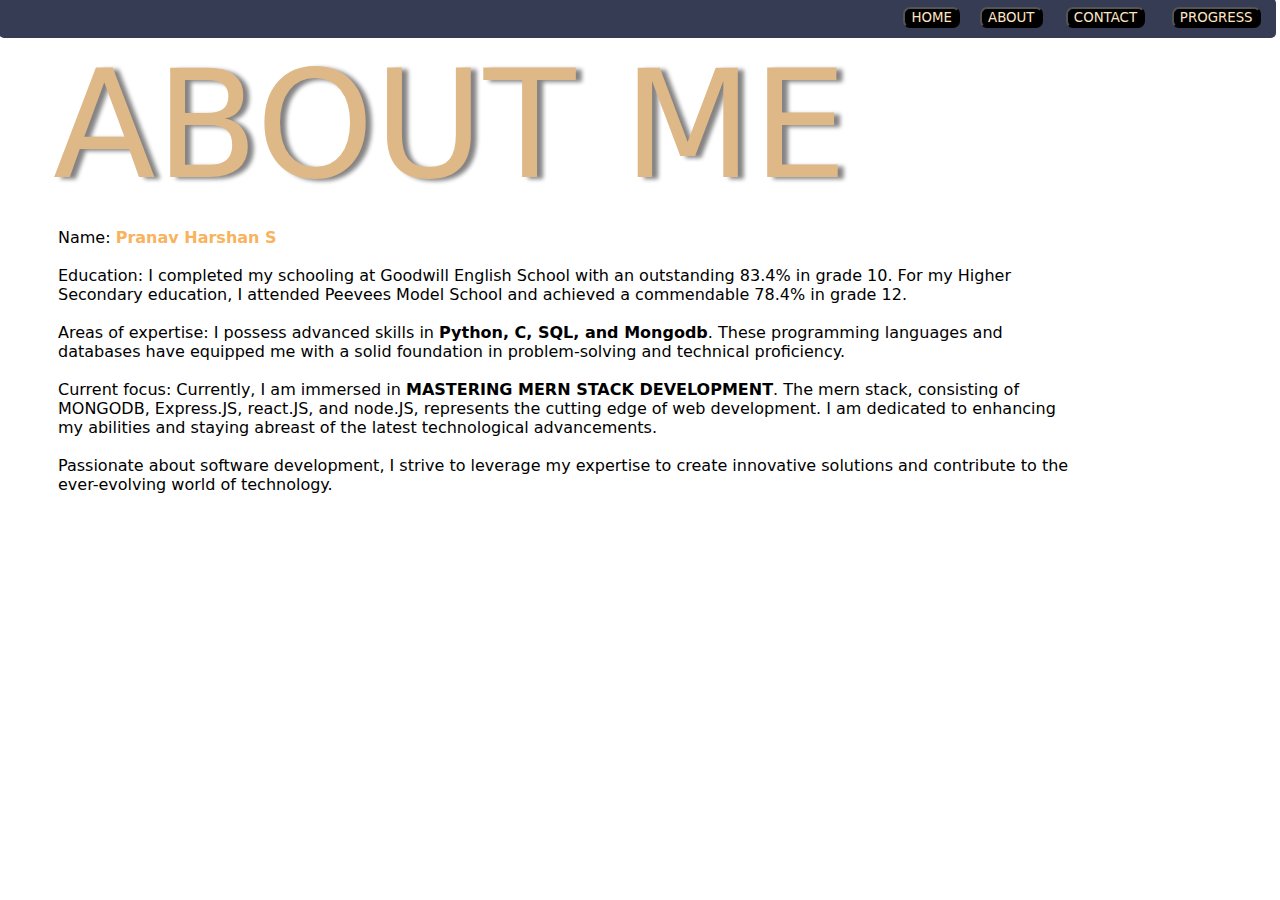
<file: about.html>
<html>
    <head>
        <title>PRANAV</title>
        <link rel="stylesheet" href="styling.css">
        <link rel="preconnect" href="https://fonts.googleapis.com">
        <link rel="preconnect" href="https://fonts.gstatic.com" crossorigin>
        <link href="https://fonts.googleapis.com/css2?family=Tajawal:wght@600&display=swap" rel="stylesheet">
        <title>ABOUT ME</title>

    </head>
    <body>
        <div class="div1">
            <table class="tophead" style="width:30%"  align="right">
                <th><a href="index.html"><button class="btn">HOME</button></a></th>
            <th><a href="about.html"><button class="btn" >ABOUT</button></a></th>
            <th><a href="https://www.linkedin.com/in/pranav-harshan-s-414098248"><button class="btn" >CONTACT</button></a></th>
            <th><a href="prog.html"><button class="btn" >PROGRESS</button></a></th>
            </table>
        </div>
        <div class="h">
            ABOUT ME
        </div>
        <p class="co">Name: <b style="color: rgb(249, 179, 94);">Pranav Harshan S</b>
            <br>
            <br>
            Education: I completed my schooling at Goodwill English School with an outstanding 83.4% in grade 10. For my Higher Secondary education, I attended Peevees Model School and achieved a commendable 78.4% in grade 12.<BR>
            <BR>
            
            Areas of expertise: I possess advanced skills in <b>Python, C, SQL, and Mongodb</b>. These programming languages and databases have equipped me with a solid foundation in problem-solving and technical proficiency.<BR>
            <BR>
            Current focus: Currently, I am immersed in <b>MASTERING MERN STACK DEVELOPMENT</b>. The mern stack, consisting of MONGODB, Express.JS, react.JS, and node.JS, represents the cutting edge of web development. I am dedicated to enhancing my abilities and staying abreast of the latest technological advancements.<BR>
            <BR>
            Passionate about software development, I strive to leverage my expertise to create innovative solutions and contribute to the ever-evolving world of technology.</P></P>
    </body>
</html>
</file>
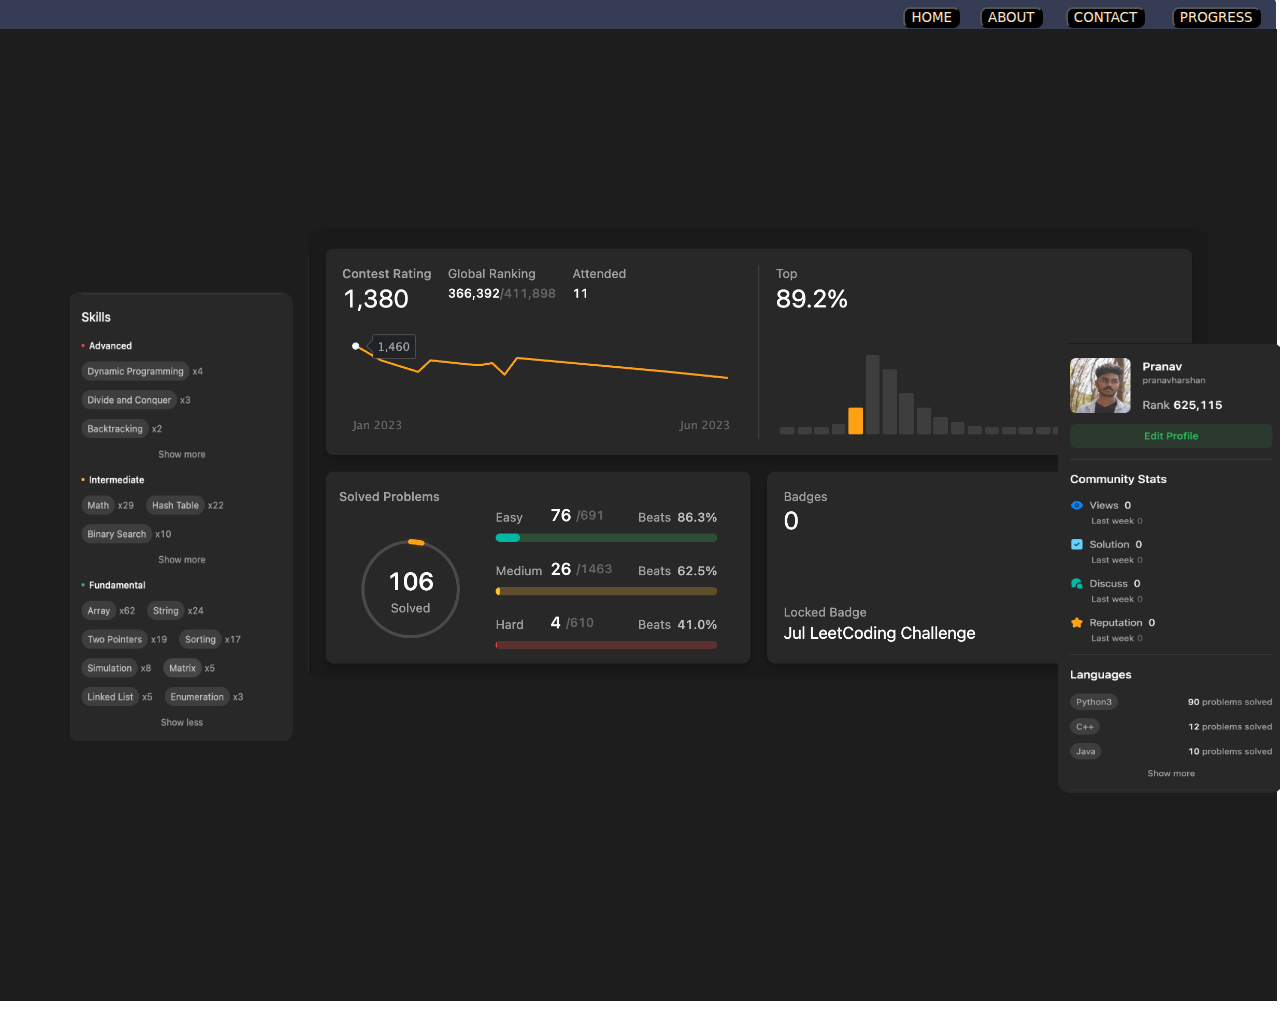
<file: prog.html>
<html>
    <head>
        <titile>
           
            <link rel="stylesheet" href="styling.css">
            <link rel="preconnect" href="https://fonts.googleapis.com">
            <link rel="preconnect" href="https://fonts.gstatic.com" crossorigin>
            <link href="https://fonts.googleapis.com/css2?family=Tajawal:wght@600&display=swap" rel="stylesheet">
        </titile>

    </head>
    <body>
        <div class="div1">
            <table class="tophead" style="width:30%"  align="right">
                <th><a href="index.html"><button class="btn">HOME</button></a></th>
            <th><a href="about.html"><button class="btn" >ABOUT</button></a></th>
            <th><a href="https://www.linkedin.com/in/pranav-harshan-s-414098248"><button class="btn" >CONTACT</button></a></th>
            <th><a href="prog.html"><button class="btn" >PROGRESS</button></a></th>
            
            
            </table>
        </div>
        <div class="m">

            <div class="i1">
                <img src="i1.jpg" height="450px" width="900px" style="border-radius: 2%;" >
            </div>

            <div class="i2">
                <img src="i3.jpg" height="450px" width="225px" style="border-radius: 12px;">
            </div>

            <div class="i3">
                <img src="i2.jpg" height="450px" width="225px" style="border-radius: 12px;">
            </div>
        </div>
            
        </div>
    </body>
</html>
</file>
<file: styling.css>
.div1 {
    background-color: rgb(54, 60, 84);
    width: 101%;
    height:40px ;
    align-items: center;
    margin-left: -9;
    margin-top: -10;
    border-color : rgb(54, 60, 84);
    color: rgb(54, 68,84);
    border-radius: 5px;
    
  }
  .dp{
    border-radius: 15px;
    height: 550;
    width: 365;
    margin-top: 15;
    margin-left:47.5;

  }
  .bl{
    background-color: rgb(219, 188, 168);
    
    margin-left: -9;
    margin-top: -2;
    
    height: 700;
    width: 430;
    
    

  }
  .br{
    background-color: rgb(219, 188, 167);
    
    margin-left: 430;
    margin-top: -689;
    
    height: 700;
    width: 1040;

  }

  .zoom{
    transition: transform.2s;
  }
  .zoom:hover{
    transform: scale(1.05);
    transition: transform.2s;
    filter: drop-shadow(8px 8px 8px)
    


  }
  .btn{
    background-color: black;
    color: bisque;
    font-family: system-ui, -apple-system, BlinkMacSystemFont, 'Segoe UI', Roboto, Oxygen, Ubuntu, Cantarell, 'Open Sans', 'Helvetica Neue', sans-serif ;
    border-radius: 7px;
    border-color: black;
    margin-top: 6px;

    
    
  }
  .tophead{
    color: bisque;
    font-size: 125%;
    right: 100%;
    font-family: Cambria, Cochin, Georgia, Times, 'Times New Roman', serif;
    color: rgb(54, 68,84);
  }
  .brt{
    background-color: rgb(233, 232, 228);
    
    margin-left: 450;
    margin-top: -570;
    margin-right: -50;
    
    height: 550;
    width: 990;
    border-radius: 20px;

  }
  .brtf{
    color: DimGrey;
    font-family: system-ui, -apple-system, BlinkMacSystemFont, 'Segoe UI', Roboto, Oxygen, Ubuntu, Cantarell, 'Open Sans', 'Helvetica Neue', sans-serif;
    font-size: 49Px;
    margin-left: 190;
    margin-bottom: 50;
    
  }
  .fs {
    text-shadow: 6px 2px 4px #b8b0b0;
  }

  .ar{
    font-size: 25px;
    margin-left: 70px;
    color: DimGrey;
  }
  .lst{
    font-weight: 600;
    font-size: 25px;
    margin-left: 70px;
    color :rgb(78, 73, 73);
    font-family: system-ui, -apple-system, BlinkMacSystemFont, 'Segoe UI', Roboto, Oxygen, Ubuntu, Cantarell, 'Open Sans', 'Helvetica Neue', sans-serif;
    text-shadow: 6px 2px 4px #858383;
  }

  .proj{
    margin-left: 55%;
    margin-top: -230px;
    font-size: 15px;
    font-family: system-ui, -apple-system, BlinkMacSystemFont, 'Segoe UI', Roboto, Oxygen, Ubuntu, Cantarell, 'Open Sans', 'Helvetica Neue', sans-serif;
    color: DimGrey;
    text-shadow: 6px 2px 4px #b8b0b0;
  }
  .lst1{
    font-weight: 600;
    font-size: 25px;
    margin-left: 0%;
    color :rgb(78, 73, 73);
    font-family: system-ui, -apple-system, BlinkMacSystemFont, 'Segoe UI', Roboto, Oxygen, Ubuntu, Cantarell, 'Open Sans', 'Helvetica Neue', sans-serif;
    text-shadow: 6px 2px 4px #858383;

    

  }

  .h{
    font-size: 150px;
    color: #DEB887;
    margin-left: 45px;
    text-shadow: 6px 2px 4px #858383;
    font-family: system-ui, -apple-system, BlinkMacSystemFont, 'Segoe UI', Roboto, Oxygen, Ubuntu, Cantarell, 'Open Sans', 'Helvetica Neue', sans-serif;
  }
  .co{
    margin-left: 50px;
    margin-right: 200px;
    font-family: system-ui, -apple-system, BlinkMacSystemFont, 'Segoe UI', Roboto, Oxygen, Ubuntu, Cantarell, 'Open Sans', 'Helvetica Neue', sans-serif;

  }
  .m{
    background-color: rgb(29, 29, 29);
    height: 110%;
    width: 102%;
    
    margin-top:-9px;
    margin-left: -20px;

  }
  .i1{
    margin-left: 320px;
  
    padding-top: 200px;
  }
  .i2{
    padding-left: 80px;
    margin-top: -30%;
    

  }
  .i3{
    padding-right: 100px;
    margin-top: -31%;
    margin-left: 83%;
  }

  .hed{
    color: bisque;
    
  }
</file>
